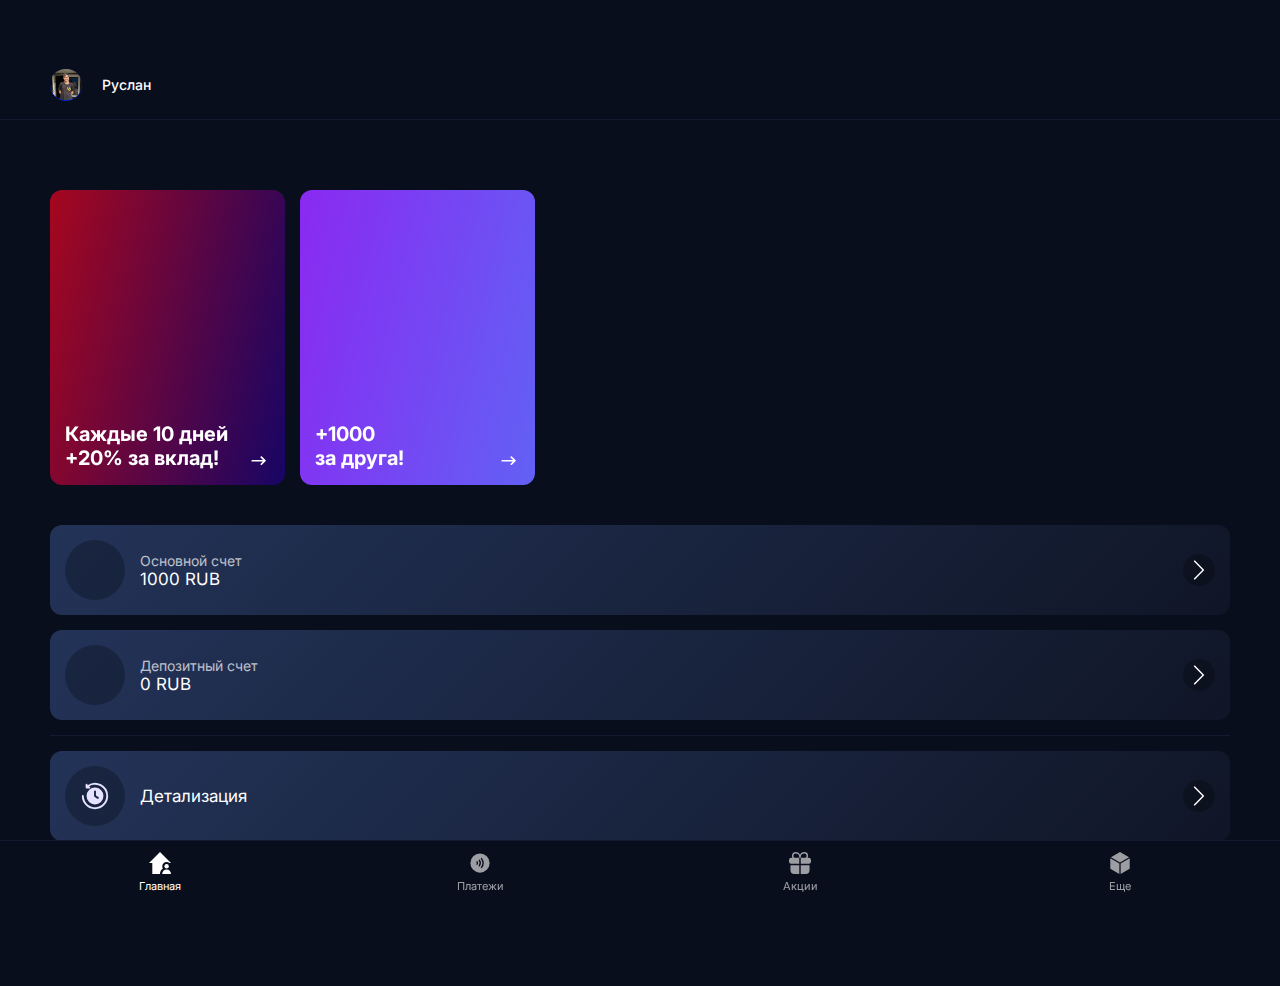
<file: index.html>
<!DOCTYPE html>
<html>
<head>
<meta name="robots" content="noindex, nofollow">
<meta charset="utf8">
<meta http-equiv="X-UA-Compatible" content="IE=edge">
<meta name="viewport" content="width=device-width,initial-scale=1,minimum-scale=1,user-scalable=no,viewport-fit=cover,shrink-to-fit=no">
<meta name="author" content="RUBI">
<meta name="msapplication-starturl" content="/index.html">
<meta name="apple-mobile-web-app-capable" content="yes">
<meta name="apple-mobile-web-app-status-bar-style" content="black-translucent">
<meta name="application-name" content="RUBI Wallet">
<meta name="apple-mobile-web-app-title" content="RUBI Wallet">
<script src="https://code.jquery.com/jquery-3.5.1.min.js"></script>
<link rel="preconnect" href="https://fonts.googleapis.com">
<link rel="preconnect" href="https://fonts.gstatic.com" crossorigin="">
<link href="https://fonts.googleapis.com/css2?family=Inter:wght@400;600&amp;display=swap" rel="stylesheet">
<title>RUBI Wallet</title>
<link rel="icon" href="img/IMG_0060.jpeg" >
<link rel="apple-touch-icon" href="img/IMG_0060.jpeg" >
<link rel="stylesheet" href="css/app.css">
</head>
<body>

<div class="header">

<div class="header-profile">
<img src="img/IMG_0086.jpeg">
</div>

  
<div class="header-profile-name">Руслан</div>

<div class="header-items">



</div>

</div>

<div class="body-content">

<div class="more-page-block">

<div class="page-name">Еще</div>

<div class="wallet-separator"></div>

<div class="wallet-block faq-wallet-btn">

<div class="wallet-block-icon">
<svg xmlns="http://www.w3.org/2000/svg" version="1.1" xmlns:xlink="http://www.w3.org/1999/xlink" width="512" height="512" x="0" y="0" viewBox="0 0 512 512" style="enable-background:new 0 0 512 512" xml:space="preserve" class=""><g><linearGradient id="a" x1="76.237" x2="354.156" y1="417.731" y2="139.822" gradientTransform="matrix(1 0 0 -1 0 511.19)" gradientUnits="userSpaceOnUse"><stop stop-opacity="1" stop-color="#eae9ff" offset="0"></stop><stop stop-opacity="1" stop-color="#c8ccff" offset="1"></stop></linearGradient><path fill="url(#a)" d="M310.3 415.3h-89.2v48.1h-100v-48.1H64.4v-76.9h56.7v-15.7H64.4v-77.2h56.7V48.6h164.7c31.7 0 59.9 5.8 84.5 17.4s43.6 28.1 57.1 49.4c13.5 21.4 20.2 45.5 20.2 72.5 0 41.6-14.8 74.5-44.3 98.6s-69.4 36.2-119.5 36.2h-62.7v15.7h89.2zm-89.2-169.8h61.2c42.5 0 63.8-19 63.8-57 0-18.6-5.3-33.6-16-45-10.6-11.4-25.2-17.2-43.6-17.4H221v119.4z" opacity="1" data-original="url(#a)" class=""></path></g></svg>
</div>

<div style="margin-left: 15px;">
<div class="wallet-block-amount">FAQ</div>
</div>

<div class="wallet-block-btn-into">
<div class="wallet-history-item-icon">
<svg xmlns="http://www.w3.org/2000/svg" viewBox="0 0 256 512" aria-hidden="true" role="img" class="icon icon-chevron-right sm BoxButtonLink_iconArrow_qSvHt BoxButtonLink_iconArrow_qSvHt">
<path d="M17.525 36.465l-7.071 7.07c-4.686 4.686-4.686 12.284 0 16.971L205.947 256 10.454 451.494c-4.686 4.686-4.686 12.284 0 16.971l7.071 7.07c4.686 4.686 12.284 4.686 16.97 0l211.051-211.05c4.686-4.686 4.686-12.284 0-16.971L34.495 36.465c-4.686-4.687-12.284-4.687-16.97 0z" fill="#fff">
</svg>
</div>
</div>

</div>

<div class="wallet-block settings-wallet-btn">

<div class="wallet-block-icon">
<svg xmlns="http://www.w3.org/2000/svg" version="1.1" xmlns:xlink="http://www.w3.org/1999/xlink" width="512" height="512" x="0" y="0" viewBox="0 0 512 512" style="enable-background:new 0 0 512 512" xml:space="preserve" class=""><g><linearGradient id="a" x1="76.237" x2="354.156" y1="417.731" y2="139.822" gradientTransform="matrix(1 0 0 -1 0 511.19)" gradientUnits="userSpaceOnUse"><stop stop-opacity="1" stop-color="#eae9ff" offset="0"></stop><stop stop-opacity="1" stop-color="#c8ccff" offset="1"></stop></linearGradient><path fill="url(#a)" d="M310.3 415.3h-89.2v48.1h-100v-48.1H64.4v-76.9h56.7v-15.7H64.4v-77.2h56.7V48.6h164.7c31.7 0 59.9 5.8 84.5 17.4s43.6 28.1 57.1 49.4c13.5 21.4 20.2 45.5 20.2 72.5 0 41.6-14.8 74.5-44.3 98.6s-69.4 36.2-119.5 36.2h-62.7v15.7h89.2zm-89.2-169.8h61.2c42.5 0 63.8-19 63.8-57 0-18.6-5.3-33.6-16-45-10.6-11.4-25.2-17.2-43.6-17.4H221v119.4z" opacity="1" data-original="url(#a)" class=""></path></g></svg>
</div>

<div style="margin-left: 15px;">
<div class="wallet-block-amount">Настройки</div>
</div>

<div class="wallet-block-btn-into">
<div class="wallet-history-item-icon">
<svg xmlns="http://www.w3.org/2000/svg" viewBox="0 0 256 512" aria-hidden="true" role="img" class="icon icon-chevron-right sm BoxButtonLink_iconArrow_qSvHt BoxButtonLink_iconArrow_qSvHt">
<path d="M17.525 36.465l-7.071 7.07c-4.686 4.686-4.686 12.284 0 16.971L205.947 256 10.454 451.494c-4.686 4.686-4.686 12.284 0 16.971l7.071 7.07c4.686 4.686 12.284 4.686 16.97 0l211.051-211.05c4.686-4.686 4.686-12.284 0-16.971L34.495 36.465c-4.686-4.687-12.284-4.687-16.97 0z" fill="#fff">
</svg>
</div>
</div>

</div>
	
</div>

<div class="bonus-page-block">

<div class="page-name">Акции</div>

<div class="wallet-separator"></div>

<div class="promo-banner-mobile">
<div class="promo-banner-mobile-content">
<div class="promo-banner-mobile-title">
20% дохода за 10 дней
</div>
<div class="promo-banner-mobile-subtitle">
Делайте вклады в RUBI Wallet на 10 дней и получайте до 20% выручки
</div>
<img src="img/banner-img-mobile.png" class="promo-banner-mobile-img">
</div>
</div>
	
</div>

<div class="payment-page-block">

<div class="page-name">Платежи</div>

<div class="wallet-separator"></div>

<div class="history-block-section">
<svg data-v-2d3fe494="" width="80" height="80" viewBox="0 0 80 80" xmlns="http://www.w3.org/2000/svg" aria-hidden="true" role="img" class="icon icon-no-content-detalisation sm square message-block-icon message-block-icon"><defs><linearGradient x1="0%" y1="100%" y2="0%" id="detalisation_svg__a"><stop stop-color="#0095FF" offset="0%"></stop><stop stop-color="#0854C3" offset="100%"></stop></linearGradient><linearGradient x1="0%" y1="85.799%" y2="14.201%" id="detalisation_svg__b"><stop stop-color="#0095FF" offset="0%"></stop><stop stop-color="#0854C3" offset="100%"></stop></linearGradient></defs><g><path d="M22.609 0H57.39C69.878 0 80 10.122 80 22.609V57.39C80 69.878 69.878 80 57.391 80H22.61C10.122 80 0 69.878 0 57.391V22.61C0 10.122 10.122 0 22.609 0zm0 8.696c-7.684 0-13.913 6.229-13.913 13.913V57.39c0 7.684 6.229 13.913 13.913 13.913H57.39c7.684 0 13.913-6.229 13.913-13.913V22.61c0-7.684-6.229-13.913-13.913-13.913H22.61z" fill="url(#detalisation_svg__a)" opacity=".2"></path><path d="M20.87 52.174a3.478 3.478 0 110 6.956 3.478 3.478 0 010-6.956zm38.26 0a3.478 3.478 0 010 6.956H33.043a3.478 3.478 0 010-6.956H59.13zM20.87 38.26a3.478 3.478 0 110 6.956 3.478 3.478 0 010-6.956zm38.26 0a3.478 3.478 0 110 6.956H33.043a3.478 3.478 0 110-6.956H59.13zM21.74 20.87a4.348 4.348 0 110 8.695 4.348 4.348 0 010-8.695zm20.869 0a4.348 4.348 0 010 8.695h-8.696a4.348 4.348 0 110-8.695h8.696z" fill="url(#detalisation_svg__b)"></path></g></svg>
<h3 class="message-block-title">Недоступно</h3>
<p class="message-block-text">К сожалению эта функция не работает</p>
</div>


</div>

<div class="history-page-block">

<div class="page-name">Детализация</div>

<div class="wallet-separator"></div>

<div class="history-block-section">
<svg data-v-2d3fe494="" width="80" height="80" viewBox="0 0 80 80" xmlns="http://www.w3.org/2000/svg" aria-hidden="true" role="img" class="icon icon-no-content-detalisation sm square message-block-icon message-block-icon"><defs><linearGradient x1="0%" y1="100%" y2="0%" id="detalisation_svg__a"><stop stop-color="#0095FF" offset="0%"></stop><stop stop-color="#0854C3" offset="100%"></stop></linearGradient><linearGradient x1="0%" y1="85.799%" y2="14.201%" id="detalisation_svg__b"><stop stop-color="#0095FF" offset="0%"></stop><stop stop-color="#0854C3" offset="100%"></stop></linearGradient></defs><g><path d="M22.609 0H57.39C69.878 0 80 10.122 80 22.609V57.39C80 69.878 69.878 80 57.391 80H22.61C10.122 80 0 69.878 0 57.391V22.61C0 10.122 10.122 0 22.609 0zm0 8.696c-7.684 0-13.913 6.229-13.913 13.913V57.39c0 7.684 6.229 13.913 13.913 13.913H57.39c7.684 0 13.913-6.229 13.913-13.913V22.61c0-7.684-6.229-13.913-13.913-13.913H22.61z" fill="url(#detalisation_svg__a)" opacity=".2"></path><path d="M20.87 52.174a3.478 3.478 0 110 6.956 3.478 3.478 0 010-6.956zm38.26 0a3.478 3.478 0 010 6.956H33.043a3.478 3.478 0 010-6.956H59.13zM20.87 38.26a3.478 3.478 0 110 6.956 3.478 3.478 0 010-6.956zm38.26 0a3.478 3.478 0 110 6.956H33.043a3.478 3.478 0 110-6.956H59.13zM21.74 20.87a4.348 4.348 0 110 8.695 4.348 4.348 0 010-8.695zm20.869 0a4.348 4.348 0 010 8.695h-8.696a4.348 4.348 0 110-8.695h8.696z" fill="url(#detalisation_svg__b)"></path></g></svg>
<h3 class="message-block-title">Ничего нет</h3>
<p class="message-block-text">У вас пока нет ни одной операции, чтоб отобразить ее</p>
</div>

</div>

<div class="home-page-block active">

<div class="carousel-wrapper">
<div class="carousel-home">

<div class="carousel-card-link">
<div class="carousel-card-content" style="background-image: url(https://static-adm.cdn1win.com/universal-offer-files/RzzypgNbsaY2rKTZURoWo_Dt5u-whWsuHMVoudiQ8kzH-APvy_nzE6SGUxriFzxjrWI5Kob1CSKt72XDbhixwsexcIQxARhW3mSb.png), linear-gradient(103.36deg, rgb(166, 7, 30), rgb(23, 5, 101));}">
<div class="carousel-card-container">
<div class="carousel-card-container-title">
Каждые 10 дней<br> +20% за вклад!
</div>
</div>
<div class="carousel-card-arrow">
<svg viewBox="0 0 16 10" xmlns="http://www.w3.org/2000/svg" aria-hidden="true" role="img" class="icon icon-arrow-right-long sm BonusCard_arrowIcon_tQ62j BonusCard_arrowIcon_tQ62j"><path d="M10.917 1.25L14.667 5m0 0l-3.75 3.75M14.667 5H1.333" stroke="#fff" stroke-width="1.8" stroke-linecap="round" stroke-linejoin="round"></path></svg>
</div>
</div>
</div>

<div class="carousel-card-link">
<div class="carousel-card-content" style="background-image: url(https://cdn1win.com/img/bonus-500.ff9ad472c-477.png), linear-gradient(103.36deg, rgb(138, 41, 241), rgb(98, 97, 245));">
<div class="carousel-card-container">
<div class="carousel-card-container-title">
+1000<br> за друга!
</div>
</div>
<div class="carousel-card-arrow">
<svg viewBox="0 0 16 10" xmlns="http://www.w3.org/2000/svg" aria-hidden="true" role="img" class="icon icon-arrow-right-long sm BonusCard_arrowIcon_tQ62j BonusCard_arrowIcon_tQ62j"><path d="M10.917 1.25L14.667 5m0 0l-3.75 3.75M14.667 5H1.333" stroke="#fff" stroke-width="1.8" stroke-linecap="round" stroke-linejoin="round"></path></svg>
</div>
</div>
</div>

<div class="carousel-card-link" style="visibility: hidden; pointer-events: none;width: 7%;">
<div class="carousel-card-content">

</div>
</div>


</div>
</div>

<div class="wallet-panel">

<div class="wallet-block main-wallet-btn">

<div class="wallet-block-icon">
<svg xmlns="http://www.w3.org/2000/svg" version="1.1" xmlns:xlink="http://www.w3.org/1999/xlink" width="512" height="512" x="0" y="0" viewBox="0 0 512 512" style="enable-background:new 0 0 512 512" xml:space="preserve" class=""><g><linearGradient id="a" x1="76.237" x2="354.156" y1="417.731" y2="139.822" gradientTransform="matrix(1 0 0 -1 0 511.19)" gradientUnits="userSpaceOnUse"><stop stop-opacity="1" stop-color="#eae9ff" offset="0"></stop><stop stop-opacity="1" stop-color="#c8ccff" offset="1"></stop></linearGradient><path fill="url(#a)" d="M310.3 415.3h-89.2v48.1h-100v-48.1H64.4v-76.9h56.7v-15.7H64.4v-77.2h56.7V48.6h164.7c31.7 0 59.9 5.8 84.5 17.4s43.6 28.1 57.1 49.4c13.5 21.4 20.2 45.5 20.2 72.5 0 41.6-14.8 74.5-44.3 98.6s-69.4 36.2-119.5 36.2h-62.7v15.7h89.2zm-89.2-169.8h61.2c42.5 0 63.8-19 63.8-57 0-18.6-5.3-33.6-16-45-10.6-11.4-25.2-17.2-43.6-17.4H221v119.4z" opacity="1" data-original="url(#a)" class=""></path></g></svg>
</div>

<div style="margin-left: 15px;">
<div class="wallet-block-title">Основной счет</div>
<div class="wallet-block-amount">1000 RUB</div>
</div>

<div class="wallet-block-btn-into">
<div class="wallet-history-item-icon">
<svg xmlns="http://www.w3.org/2000/svg" viewBox="0 0 256 512" aria-hidden="true" role="img" class="icon icon-chevron-right sm BoxButtonLink_iconArrow_qSvHt BoxButtonLink_iconArrow_qSvHt">
<path d="M17.525 36.465l-7.071 7.07c-4.686 4.686-4.686 12.284 0 16.971L205.947 256 10.454 451.494c-4.686 4.686-4.686 12.284 0 16.971l7.071 7.07c4.686 4.686 12.284 4.686 16.97 0l211.051-211.05c4.686-4.686 4.686-12.284 0-16.971L34.495 36.465c-4.686-4.687-12.284-4.687-16.97 0z" fill="#fff">
</svg>
</div>
</div>

</div>

<div class="wallet-block deposit-wallet-btn">

<div class="wallet-block-icon">
<svg xmlns="http://www.w3.org/2000/svg" version="1.1" xmlns:xlink="http://www.w3.org/1999/xlink" width="512" height="512" x="0" y="0" viewBox="0 0 512.004 512.004" style="enable-background:new 0 0 512 512" xml:space="preserve" class=""><g><linearGradient id="a" x1="256.002" x2="256.002" y1="497.004" y2="0" gradientUnits="userSpaceOnUse"><stop stop-opacity="1" stop-color="#dadaff" offset="0"></stop><stop stop-opacity="1" stop-color="#e9e8ff" offset="1"></stop></linearGradient><linearGradient id="b" x1="256.004" x2="256.004" y1="512.004" y2="482.004" gradientUnits="userSpaceOnUse"><stop stop-opacity="1" stop-color="#e4e3ff" offset="0"></stop><stop stop-opacity="1" stop-color="#f1f0ff" offset="0.997"></stop></linearGradient><path fill="url(#a)" d="M346.004 240.004h-60c-8.284 0-15 6.716-15 15v242h90v-242c0-8.284-6.716-15-15-15zm-120 60h-60c-8.284 0-15 6.716-15 15v182h90v-182c0-8.284-6.716-15-15-15zm-120 60h-60c-8.284 0-15 6.716-15 15v122h90v-122c0-8.284-6.716-15-15-15zm360-180h-60c-8.284 0-15 6.716-15 15v302h90v-302c0-8.284-6.716-15-15-15zm44.422-146.18a15.004 15.004 0 0 0-9.027-7.646L418.143.662c-7.921-2.428-16.31 2.026-18.737 9.946-2.427 7.921 2.026 16.31 9.946 18.737l44.945 13.775L8.906 241.3c-7.569 3.368-10.974 12.234-7.606 19.803 2.486 5.587 7.968 8.906 13.713 8.906 2.037 0 4.108-.417 6.09-1.299l449.77-200.129-17.655 48.688c-2.824 7.788 1.2 16.391 8.988 19.215 7.756 2.813 16.38-1.17 19.215-8.988l29.685-81.862a15.003 15.003 0 0 0-.68-11.81z" opacity="1" data-original="url(#a)" class=""></path></g></svg>
</div>

<div style="margin-left: 15px;">
<div class="wallet-block-title">Депозитный счет</div>
<div class="wallet-block-amount">0 RUB</div>
</div>

<div class="wallet-block-btn-into">
<div class="wallet-history-item-icon">
<svg xmlns="http://www.w3.org/2000/svg" viewBox="0 0 256 512" aria-hidden="true" role="img" class="icon icon-chevron-right sm BoxButtonLink_iconArrow_qSvHt BoxButtonLink_iconArrow_qSvHt">
<path d="M17.525 36.465l-7.071 7.07c-4.686 4.686-4.686 12.284 0 16.971L205.947 256 10.454 451.494c-4.686 4.686-4.686 12.284 0 16.971l7.071 7.07c4.686 4.686 12.284 4.686 16.97 0l211.051-211.05c4.686-4.686 4.686-12.284 0-16.971L34.495 36.465c-4.686-4.687-12.284-4.687-16.97 0z" fill="#fff">
</svg>
</div>
</div>

</div>

<div class="wallet-separator"></div>

<div class="wallet-block history-btn-wallet">

<div class="wallet-block-icon">
<svg xmlns="http://www.w3.org/2000/svg" version="1.1" xmlns:xlink="http://www.w3.org/1999/xlink" width="512" height="512" x="0" y="0" viewBox="0 0 32 32" style="enable-background:new 0 0 512 512" xml:space="preserve" class=""><g><path d="M30 16a14 14 0 0 1-28 0 1 1 0 0 1 2 0A12.018 12.018 0 1 0 9.38 6H10a1 1 0 0 1 0 2H7a1 1 0 0 1-1-1V4a1 1 0 0 1 2 0v.514A13.997 13.997 0 0 1 30 16zm-5 0a9 9 0 1 1-9-9 9.01 9.01 0 0 1 9 9zm-5.445 1.168L17 15.465V11a1 1 0 0 0-2 0v5a1 1 0 0 0 .445.832l3 2a1 1 0 0 0 1.11-1.664z" fill="#e5e3ff" opacity="1" data-original="#000000"></path></g></svg>

</div>

<div style="margin-left: 15px;">
<div class="wallet-block-amount">Детализация</div>
</div>

<div class="wallet-block-btn-into">
<div class="wallet-history-item-icon">
<svg xmlns="http://www.w3.org/2000/svg" viewBox="0 0 256 512" aria-hidden="true" role="img" class="icon icon-chevron-right sm BoxButtonLink_iconArrow_qSvHt BoxButtonLink_iconArrow_qSvHt">
<path d="M17.525 36.465l-7.071 7.07c-4.686 4.686-4.686 12.284 0 16.971L205.947 256 10.454 451.494c-4.686 4.686-4.686 12.284 0 16.971l7.071 7.07c4.686 4.686 12.284 4.686 16.97 0l211.051-211.05c4.686-4.686 4.686-12.284 0-16.971L34.495 36.465c-4.686-4.687-12.284-4.687-16.97 0z" fill="#fff">
</svg>
</div>
</div>

</div>

<div class="dvdgjeiwqd">.</div>


</div>

</div>

</div>

<div class="tabs">
<nav class="tabs-nav">
<ul>
<li class="tabs-li">
<div class="tabs-li-item home-tab-li active">
<div class="tabs-li-item-content">
<svg xmlns="http://www.w3.org/2000/svg" version="1.1" xmlns:xlink="http://www.w3.org/1999/xlink" width="512" height="512" x="0" y="0" viewBox="0 0 375 375" style="enable-background:new 0 0 512 512" xml:space="preserve" class=""><g><circle cx="300.3" cy="243.8" r="37.2" fill="#ffffff" opacity="1" data-original="#000000" class=""></circle><path d="M187.5 0 0 187.5h56.3V375h131c0-38.7 19.5-72.8 49.1-93.1-6.7-11.2-10.8-24.2-10.8-38.1 0-41.2 33.5-74.7 74.7-74.7 18.7 0 35.5 7.1 48.6 18.5H375L187.5 0z" fill="#ffffff" opacity="1" data-original="#000000" class=""></path><path d="M299.9 299.6c-41.5 0-75.1 33.6-75.1 75.1v.3H375v-.3c0-41.5-33.6-75.1-75.1-75.1z" fill="#ffffff" opacity="1" data-original="#000000" class=""></path></g></svg>
<span class="">Главная</span>
</div>
</div>
</li>
<li class="tabs-li">
<div class="tabs-li-item pay-tab-li">
<div class="tabs-li-item-content">
<svg xmlns="http://www.w3.org/2000/svg" version="1.1" xmlns:xlink="http://www.w3.org/1999/xlink" width="512" height="512" x="0" y="0" viewBox="0 0 32 32" style="enable-background:new 0 0 512 512" xml:space="preserve" class=""><g><path d="M16 2a14 14 0 1 0 14 14A14.016 14.016 0 0 0 16 2zm-3.48 16.353a1 1 0 1 1-1.61-1.186 2 2 0 0 0 0-2.334 1 1 0 0 1 1.61-1.186 4.001 4.001 0 0 1 0 4.706zm3.229 2.351a1 1 0 0 1-1.608-1.188 5.972 5.972 0 0 0 0-7.032 1 1 0 0 1 1.608-1.188 7.97 7.97 0 0 1 0 9.408zm3.244 2.356a1 1 0 0 1-1.616-1.18 10.016 10.016 0 0 0 0-11.76 1 1 0 0 1 1.616-1.18 12.018 12.018 0 0 1 0 14.12z" fill="#ffffff" opacity="1" data-original="#000000" class=""></path></g></svg>
<span class="">Платежи</span>
</div>
</div>
</li>
<li class="tabs-li">
<div class="tabs-li-item bonus-tab-li">
<div class="tabs-li-item-content">
<svg viewBox="0 0 14 14" fill="none" xmlns="http://www.w3.org/2000/svg" aria-hidden="true" role="img" class="icon icon-present-bonus sm BonusLink_icon_ofgoI BonusLink_icon_ofgoI"><g clip-path="url(#present-bonus_svg__clip0_2013_58512)"><path fill-rule="evenodd" clip-rule="evenodd" d="M2.55.683A2.333 2.333 0 014.2 0 3.265 3.265 0 017 1.583 3.265 3.265 0 019.8 0a2.333 2.333 0 012.333 2.333V2.6c0 .418-.124.808-.337 1.133h.804a1.4 1.4 0 011.4 1.4v.934a1.4 1.4 0 01-1.4 1.4H7.467V3.733h2.6c.625 0 1.133-.507 1.133-1.133v-.267a1.4 1.4 0 00-1.4-1.4 2.333 2.333 0 00-2.333 2.334v.466h-.934v-.466A2.333 2.333 0 004.2.933a1.4 1.4 0 00-1.4 1.4V2.6c0 .626.508 1.133 1.133 1.133h2.6v3.734H1.4a1.4 1.4 0 01-1.4-1.4v-.934a1.4 1.4 0 011.4-1.4h.805A2.058 2.058 0 011.867 2.6v-.267c0-.619.245-1.212.683-1.65zM.933 8.4h5.6V14H3.267a2.333 2.333 0 01-2.334-2.333V8.4zm9.8 5.6H7.467V8.4h5.6v3.267A2.333 2.333 0 0110.733 14z" fill="#fff"></path></g><defs><clipPath id="present-bonus_svg__clip0_2013_58512"><path fill="#fff" d="M0 0h14v14H0z"></path></clipPath></defs></svg>
<span class="">Акции</span>
</div>
</div>
</li>
<li class="tabs-li">
<div class="tabs-li-item more-tab-li">
<div class="tabs-li-item-content">
<svg xmlns="http://www.w3.org/2000/svg" version="1.1" xmlns:xlink="http://www.w3.org/1999/xlink" width="512" height="512" x="0" y="0" viewBox="0 0 512 512" style="enable-background:new 0 0 512 512" xml:space="preserve" class=""><g><path d="m256.002 242.913 210.412-121.43L256.002 0 45.586 121.483zM240.949 268.986 30.534 147.557v242.96L240.949 512zM271.056 268.986V512l210.41-121.483v-242.96z" fill="#ffffff" opacity="1" data-original="#000000" class=""></path></g></svg>
<span class="">Еще</span>
</div>
</div>
</li>
</ul>
</nav>
</div>

  <script>
$(function(){
	$('.history-btn-wallet').click(function(event) {
		$('.tabs-li-item').removeClass('active');
		$('.home-page-block').removeClass('active');
		$('.history-page-block').addClass('active');
	});
	$('.home-tab-li').click(function(event) {
		$('.home-tab-li').addClass('active');
		$('.pay-tab-li').removeClass('active');
		$('.bonus-tab-li').removeClass('active');
		$('.home-page-block').addClass('active');
		$('.history-page-block').removeClass('active');
		$('.payment-page-block').removeClass('active');
		$('.bonus-page-block').removeClass('active');
		$('.more-tab-li').removeClass('active');
		$('.more-page-block').removeClass('active');
	});
	$('.pay-tab-li').click(function(event) {
		$('.home-tab-li').removeClass('active');
		$('.pay-tab-li').addClass('active');
		$('.bonus-tab-li').removeClass('active');
		$('.home-page-block').removeClass('active');
		$('.history-page-block').removeClass('active');
		$('.payment-page-block').addClass('active');
		$('.bonus-page-block').removeClass('active');
		$('.more-tab-li').removeClass('active');
		$('.more-page-block').removeClass('active');
	});
	$('.bonus-tab-li').click(function(event) {
		$('.home-tab-li').removeClass('active');
		$('.pay-tab-li').removeClass('active');
		$('.bonus-tab-li').addClass('active');
		$('.home-page-block').removeClass('active');
		$('.history-page-block').removeClass('active');
		$('.bonus-page-block').addClass('active');
		$('.payment-page-block').removeClass('active');
		$('.more-tab-li').removeClass('active');
		$('.more-page-block').removeClass('active');
	});
	$('.more-tab-li').click(function(event) {
		$('.home-tab-li').removeClass('active');
		$('.more-tab-li').addClass('active');
		$('.pay-tab-li').removeClass('active');
		$('.bonus-tab-li').removeClass('active');
		$('.home-page-block').removeClass('active');
		$('.history-page-block').removeClass('active');
		$('.bonus-page-block').removeClass('active');
		$('.payment-page-block').removeClass('active');
		$('.more-page-block').addClass('active');
	});
});	
</script>

</body>
</html>
</file>
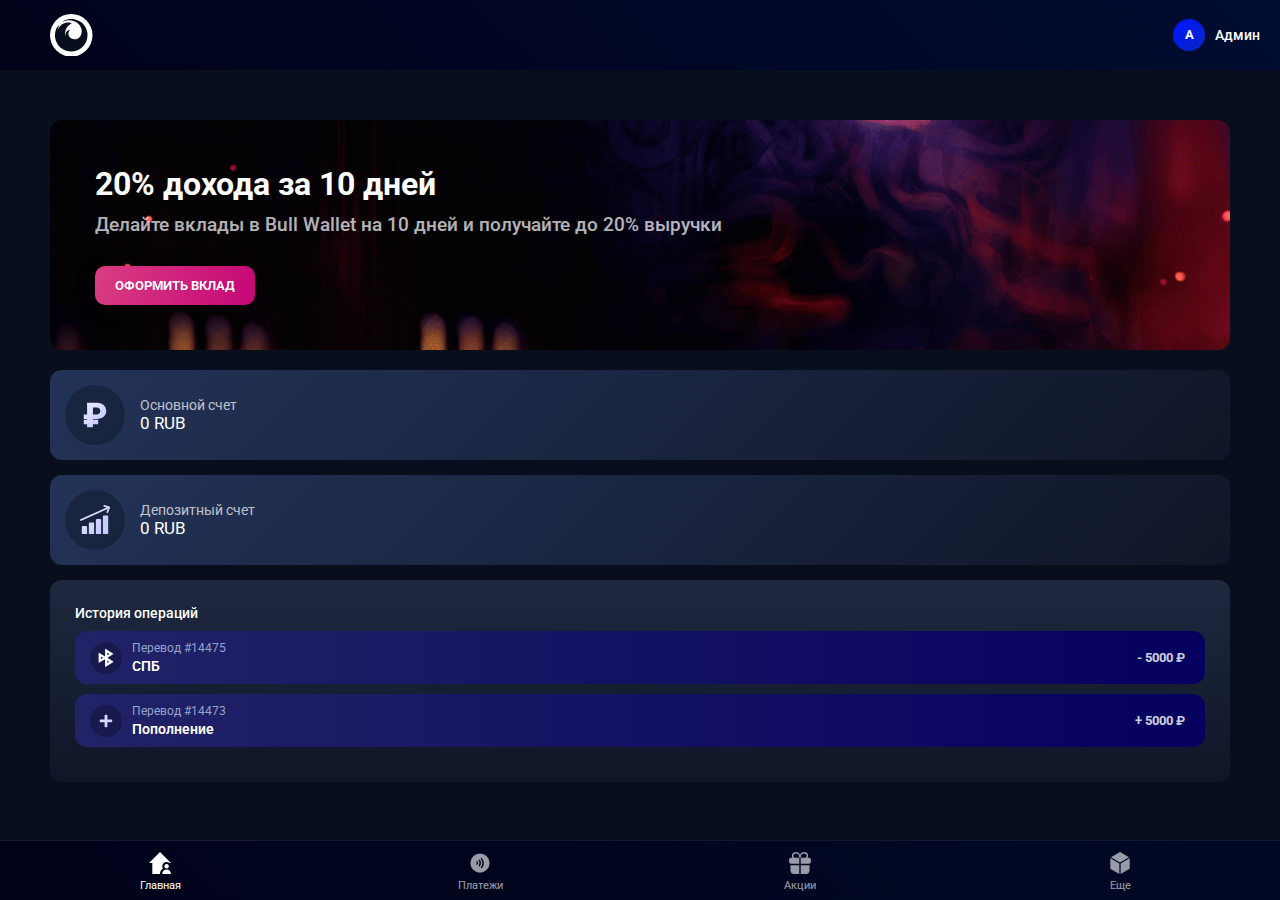
<file: BU2/index.html>
<!DOCTYPE html>
<html>
<head>
<meta name="robots" content="noindex, nofollow">
<meta charset="utf8">
<meta http-equiv="X-UA-Compatible" content="IE=edge">
<meta name="viewport" content="width=device-width,initial-scale=1,minimum-scale=1,user-scalable=no,viewport-fit=cover,shrink-to-fit=no">
<meta name="author" content="Bull Wallet">
<meta name="application-name" content="Bull Wallet">
<meta name="apple-mobile-web-app-title" content="Bull Wallet">
<link rel="preconnect" href="https://fonts.googleapis.com">
<link rel="preconnect" href="https://fonts.gstatic.com" crossorigin>
<link href="https://fonts.googleapis.com/css2?family=Roboto:ital,wght@0,100;0,300;0,400;0,500;0,700;0,900;1,100;1,300;1,400;1,500;1,700;1,900&display=swap" rel="stylesheet">
<title>Bull Wallet</title>
<link rel="stylesheet" href="css/app.css">
</head>
<body>

<div class="header">


<svg class="header-logo" xmlns="http://www.w3.org/2000/svg" version="1.1" xmlns:xlink="http://www.w3.org/1999/xlink" width="512" height="512" x="0" y="0" viewBox="0 0 512 512" style="enable-background:new 0 0 512 512" xml:space="preserve" class=""><g><circle cx="256" cy="256" r="256" fill="#ffffff" opacity="1" data-original="#000000" class=""></circle><path fill="#090e1c" d="M296.559 305.292c27.79.219 57.574-19.907 71.483-41.36 18.723-28.878 20.995-77.843-3.019-116.791-5.884-9.543-13.141-18.207-21.234-25.95-37.636-36.008-91.695-51.144-142.39-41.914-3.53.649-7.043 1.4-10.523 2.278-11.438 2.883-27.441 8.514-39.039 15.464-.08.052-.152.099-.209.139l.075-.059-.098.058a7.842 7.842 0 0 1-.117.096l.064-.065-.069.041c15.503-15.046 40.017-27.081 67.893-32.948 26.616-5.602 54.7-5.374 81.258.473 24.183 5.325 47.733 15.144 67.91 29.589 37.228 26.654 65.15 65.696 77.013 110.076 4.336 16.22 6.656 33.263 6.656 50.851 0 108.511-87.967 196.478-196.478 196.478-97.179 0-177.868-70.555-193.664-163.231-1.269-9.624-2.124-19.327-2.26-29.037-.009-.639-.017-1.277-.017-1.916-.106-26.269 4.641-52.536 14.128-75.358 5.604-13.482 14.979-27.668 24.6-37.808.458-.483.917-.957 1.376-1.421 4.589-4.64 9.195-8.312 13.439-10.503a217.457 217.457 0 0 0-6.105 13.045 210.94 210.94 0 0 0-7.822 21.377c-3.7 12.153-5.776 23.156-6.472 31.882a154.497 154.497 0 0 1 2.628-7.872 148.327 148.327 0 0 1 4.865-11.792 140.24 140.24 0 0 1 10.091-18.13c5.446-8.257 11.93-16.068 19.146-22.945a128.954 128.954 0 0 1 16.865-13.568c23.226-15.622 50.337-22.388 73.122-21.744 16.52.467 30.765 4.828 39.604 12.53a75.31 75.31 0 0 0-1.893.677c-.355.133-.711.276-1.066.415-.277.108-.554.211-.831.323-39.234 15.87-80.212 70.134-70.82 133.424 1.741 11.73 5.078 21.435 9.629 30.982-7.483-19.822-8.166-47.773 3.962-65.863 13.518-20.163 32.935-24.51 43.266-22.291-31.116 26.452-24.706 81.152 18.298 103.109 9.924 5.067 21.797 8.39 35.607 9.22z" opacity="1" data-original="#ffffff" class=""></path></g></svg>


<div class="header-items">

<!-- <div class="header-auth-btn">
Войти
</div>
-->

<div class="header-profile">
А
</div>
<div class="header-profile-name">Админ</div>

</div>

</div>

<div class="body-content">

<div class="promo-banner">
<div class="promo-banner-title">20% дохода за 10 дней</div>
<div class="promo-banner-desc">Делайте вклады в Bull Wallet на 10 дней и получайте до 20% выручки</div>
<button class="promo-banner-btn">Оформить вклад</button>
<img src="img/banner-img.png" class="promo-banner-img">
</div>

<div class="promo-banner-mobile">
<div class="promo-banner-mobile-content">
<div class="promo-banner-mobile-title">
20% дохода за 10 дней
</div>
<div class="promo-banner-mobile-subtitle">
Делайте вклады в Bull Wallet на 10 дней и получайте до 20% выручки
</div>
<img src="img/banner-img-mobile.png" class="promo-banner-mobile-img">
</div>
</div>

<div class="wallet-panel">

<div class="wallet-block">

<div class="wallet-block-icon">
<svg xmlns="http://www.w3.org/2000/svg" version="1.1" xmlns:xlink="http://www.w3.org/1999/xlink" width="512" height="512" x="0" y="0" viewBox="0 0 512 512" style="enable-background:new 0 0 512 512" xml:space="preserve" class=""><g><linearGradient id="a" x1="76.237" x2="354.156" y1="417.731" y2="139.822" gradientTransform="matrix(1 0 0 -1 0 511.19)" gradientUnits="userSpaceOnUse"><stop stop-opacity="1" stop-color="#eae9ff" offset="0"></stop><stop stop-opacity="1" stop-color="#c8ccff" offset="1"></stop></linearGradient><path fill="url(#a)" d="M310.3 415.3h-89.2v48.1h-100v-48.1H64.4v-76.9h56.7v-15.7H64.4v-77.2h56.7V48.6h164.7c31.7 0 59.9 5.8 84.5 17.4s43.6 28.1 57.1 49.4c13.5 21.4 20.2 45.5 20.2 72.5 0 41.6-14.8 74.5-44.3 98.6s-69.4 36.2-119.5 36.2h-62.7v15.7h89.2zm-89.2-169.8h61.2c42.5 0 63.8-19 63.8-57 0-18.6-5.3-33.6-16-45-10.6-11.4-25.2-17.2-43.6-17.4H221v119.4z" opacity="1" data-original="url(#a)" class=""></path></g></svg>
</div>

<div style="margin-left: 15px;">
<div class="wallet-block-title">Основной счет</div>
<div class="wallet-block-amount">0 RUB</div>
</div>

</div>

<div class="wallet-block">

<div class="wallet-block-icon">
<svg xmlns="http://www.w3.org/2000/svg" version="1.1" xmlns:xlink="http://www.w3.org/1999/xlink" width="512" height="512" x="0" y="0" viewBox="0 0 512.004 512.004" style="enable-background:new 0 0 512 512" xml:space="preserve" class=""><g><linearGradient id="a" x1="256.002" x2="256.002" y1="497.004" y2="0" gradientUnits="userSpaceOnUse"><stop stop-opacity="1" stop-color="#dadaff" offset="0"></stop><stop stop-opacity="1" stop-color="#e9e8ff" offset="1"></stop></linearGradient><linearGradient id="b" x1="256.004" x2="256.004" y1="512.004" y2="482.004" gradientUnits="userSpaceOnUse"><stop stop-opacity="1" stop-color="#e4e3ff" offset="0"></stop><stop stop-opacity="1" stop-color="#f1f0ff" offset="0.997"></stop></linearGradient><path fill="url(#a)" d="M346.004 240.004h-60c-8.284 0-15 6.716-15 15v242h90v-242c0-8.284-6.716-15-15-15zm-120 60h-60c-8.284 0-15 6.716-15 15v182h90v-182c0-8.284-6.716-15-15-15zm-120 60h-60c-8.284 0-15 6.716-15 15v122h90v-122c0-8.284-6.716-15-15-15zm360-180h-60c-8.284 0-15 6.716-15 15v302h90v-302c0-8.284-6.716-15-15-15zm44.422-146.18a15.004 15.004 0 0 0-9.027-7.646L418.143.662c-7.921-2.428-16.31 2.026-18.737 9.946-2.427 7.921 2.026 16.31 9.946 18.737l44.945 13.775L8.906 241.3c-7.569 3.368-10.974 12.234-7.606 19.803 2.486 5.587 7.968 8.906 13.713 8.906 2.037 0 4.108-.417 6.09-1.299l449.77-200.129-17.655 48.688c-2.824 7.788 1.2 16.391 8.988 19.215 7.756 2.813 16.38-1.17 19.215-8.988l29.685-81.862a15.003 15.003 0 0 0-.68-11.81z" opacity="1" data-original="url(#a)" class=""></path></g></svg>
</div>

<div style="margin-left: 15px;">
<div class="wallet-block-title">Депозитный счет</div>
<div class="wallet-block-amount">0 RUB</div>
</div>

</div>

<div class="wallet-history">
<div class="wallet-history-title">История операций</div>

<div class="wallet-history-item">
<div class="wallet-history-item-header">
<div class="wallet-history-item-icon">
<svg version="1.0" xmlns="http://www.w3.org/2000/svg" width="126.000000pt" height="173.000000pt" viewBox="0 0 126.000000 173.000000" preserveAspectRatio="xMidYMid meet"><g transform="translate(0.000000,173.000000) scale(0.100000,-0.100000)" fill="#fff" stroke="none"> <path d="M558 1292 l-3 -309 -155 95 c-85 52 -194 119 -241 148 -47 30 -91 54 -98 54 -8 0 -11 -108 -11 -405 0 -223 3 -405 8 -405 4 0 117 68 252 150 l245 150 3 -306 c2 -278 4 -305 19 -300 9 4 95 55 192 115 97 59 239 146 316 193 77 48 139 90 139 94 -1 5 -108 74 -239 154 -132 81 -240 150 -242 156 -1 5 32 30 75 55 337 202 413 252 400 264 -9 9 -577 360 -650 402 -4 2 -9 -135 -10 -305z m261 -54 c39 -24 71 -46 71 -49 0 -7 -143 -99 -154 -99 -3 0 -6 43 -6 95 0 53 4 95 9 95 6 0 42 -19 80 -42z m-496 -404 c-37 -24 -74 -44 -80 -44 -10 0 -13 23 -13 83 0 46 3 86 6 90 3 3 39 -15 80 -40 l75 -46 -68 -43z m492 -218 c39 -23 70 -47 69 -52 -1 -9 -133 -93 -146 -94 -5 0 -8 43 -8 95 0 52 3 95 8 95 4 0 39 -20 77 -44z" fill="#fff"/></g></svg>
</div>
<div class="wallet-history-item-header-info">
<div class="wallet-history-item-header-name">
Перевод #14475
</div>
<div class="wallet-history-item-header-system">
СПБ
</div>
</div>
<div class="wallet-history-item-sum">
- 5000 ₽
</div>
</div>
</div>

<div class="wallet-history-item">
<div class="wallet-history-item-header">
<div class="wallet-history-item-icon">
<svg xmlns="http://www.w3.org/2000/svg" version="1.1" xmlns:xlink="http://www.w3.org/1999/xlink" width="512" height="512" x="0" y="0" viewBox="0 0 512 512" style="enable-background:new 0 0 512 512" xml:space="preserve" class=""><g><linearGradient id="a" x1="172.568" x2="339.718" y1="341.998" y2="174.848" gradientTransform="matrix(1 0 0 -1 0 514)" gradientUnits="userSpaceOnUse"><stop stop-opacity="1" stop-color="#ffffff" offset="0"></stop><stop stop-opacity="1" stop-color="#ffffff" offset="1"></stop></linearGradient><path fill="url(#a)" d="M289.2 127v95.3H385c6.8 0 11.7 5.5 14.7 16.4 1.5 5.7 2.3 11.1 2.3 16.4s-.8 10.8-2.3 16.4c-3 11-7.9 16.4-14.7 16.4h-95.8v97c0 6.8-5.5 11.7-16.4 14.7-5.3 1.5-10.8 2.3-16.4 2.3l-16.4-2.3c-11-3-16.4-7.9-16.4-14.7v-97H127c-6.8 0-11.7-5.5-14.7-16.4-1.5-5.7-2.3-11.1-2.3-16.4s.8-10.8 2.3-16.4c3-11 7.9-16.4 14.7-16.4h96.4V127c0-6.8 5.5-11.7 16.4-14.7 5.3-1.5 10.8-2.3 16.4-2.3l16.4 2.3c11.1 3 16.6 7.9 16.6 14.7z" opacity="1" data-original="url(#a)"></path></g></svg>
</div>
<div class="wallet-history-item-header-info">
<div class="wallet-history-item-header-name">
Перевод #14473
</div>
<div class="wallet-history-item-header-system">
Пополнение
</div>
</div>
<div class="wallet-history-item-sum">
+ 5000 ₽
</div>
</div>
</div>

</div>

</div>

</div>

<div class="tabs">
<nav class="tabs-nav">
<ul>
<li class="tabs-li">
<div class="tabs-li-item active">
<div class="tabs-li-item-content">
<svg xmlns="http://www.w3.org/2000/svg" version="1.1" xmlns:xlink="http://www.w3.org/1999/xlink" width="512" height="512" x="0" y="0" viewBox="0 0 375 375" style="enable-background:new 0 0 512 512" xml:space="preserve" class=""><g><circle cx="300.3" cy="243.8" r="37.2" fill="#ffffff" opacity="1" data-original="#000000" class=""></circle><path d="M187.5 0 0 187.5h56.3V375h131c0-38.7 19.5-72.8 49.1-93.1-6.7-11.2-10.8-24.2-10.8-38.1 0-41.2 33.5-74.7 74.7-74.7 18.7 0 35.5 7.1 48.6 18.5H375L187.5 0z" fill="#ffffff" opacity="1" data-original="#000000" class=""></path><path d="M299.9 299.6c-41.5 0-75.1 33.6-75.1 75.1v.3H375v-.3c0-41.5-33.6-75.1-75.1-75.1z" fill="#ffffff" opacity="1" data-original="#000000" class=""></path></g></svg>
<span class="">Главная</span>
</div>
</div>
</li>
<li class="tabs-li">
<div class="tabs-li-item">
<div class="tabs-li-item-content">
<svg xmlns="http://www.w3.org/2000/svg" version="1.1" xmlns:xlink="http://www.w3.org/1999/xlink" width="512" height="512" x="0" y="0" viewBox="0 0 32 32" style="enable-background:new 0 0 512 512" xml:space="preserve" class=""><g><path d="M16 2a14 14 0 1 0 14 14A14.016 14.016 0 0 0 16 2zm-3.48 16.353a1 1 0 1 1-1.61-1.186 2 2 0 0 0 0-2.334 1 1 0 0 1 1.61-1.186 4.001 4.001 0 0 1 0 4.706zm3.229 2.351a1 1 0 0 1-1.608-1.188 5.972 5.972 0 0 0 0-7.032 1 1 0 0 1 1.608-1.188 7.97 7.97 0 0 1 0 9.408zm3.244 2.356a1 1 0 0 1-1.616-1.18 10.016 10.016 0 0 0 0-11.76 1 1 0 0 1 1.616-1.18 12.018 12.018 0 0 1 0 14.12z" fill="#ffffff" opacity="1" data-original="#000000" class=""></path></g></svg>
<span class="">Платежи</span>
</div>
</div>
</li>
<li class="tabs-li">
<div class="tabs-li-item">
<div class="tabs-li-item-content">
<svg viewBox="0 0 14 14" fill="none" xmlns="http://www.w3.org/2000/svg" aria-hidden="true" role="img" class="icon icon-present-bonus sm BonusLink_icon_ofgoI BonusLink_icon_ofgoI"><g clip-path="url(#present-bonus_svg__clip0_2013_58512)"><path fill-rule="evenodd" clip-rule="evenodd" d="M2.55.683A2.333 2.333 0 014.2 0 3.265 3.265 0 017 1.583 3.265 3.265 0 019.8 0a2.333 2.333 0 012.333 2.333V2.6c0 .418-.124.808-.337 1.133h.804a1.4 1.4 0 011.4 1.4v.934a1.4 1.4 0 01-1.4 1.4H7.467V3.733h2.6c.625 0 1.133-.507 1.133-1.133v-.267a1.4 1.4 0 00-1.4-1.4 2.333 2.333 0 00-2.333 2.334v.466h-.934v-.466A2.333 2.333 0 004.2.933a1.4 1.4 0 00-1.4 1.4V2.6c0 .626.508 1.133 1.133 1.133h2.6v3.734H1.4a1.4 1.4 0 01-1.4-1.4v-.934a1.4 1.4 0 011.4-1.4h.805A2.058 2.058 0 011.867 2.6v-.267c0-.619.245-1.212.683-1.65zM.933 8.4h5.6V14H3.267a2.333 2.333 0 01-2.334-2.333V8.4zm9.8 5.6H7.467V8.4h5.6v3.267A2.333 2.333 0 0110.733 14z" fill="#fff"></path></g><defs><clipPath id="present-bonus_svg__clip0_2013_58512"><path fill="#fff" d="M0 0h14v14H0z"></path></clipPath></defs></svg>
<span class="">Акции</span>
</div>
</div>
</li>
<li class="tabs-li">
<div class="tabs-li-item">
<div class="tabs-li-item-content">
<svg xmlns="http://www.w3.org/2000/svg" version="1.1" xmlns:xlink="http://www.w3.org/1999/xlink" width="512" height="512" x="0" y="0" viewBox="0 0 512 512" style="enable-background:new 0 0 512 512" xml:space="preserve" class=""><g><path d="m256.002 242.913 210.412-121.43L256.002 0 45.586 121.483zM240.949 268.986 30.534 147.557v242.96L240.949 512zM271.056 268.986V512l210.41-121.483v-242.96z" fill="#ffffff" opacity="1" data-original="#000000" class=""></path></g></svg>
<span class="">Еще</span>
</div>
</div>
</li>
</ul>
</nav>
</div>

</body>
</html>
</file>
<file: css/app.css>
* {
    border: 0;
    box-sizing: border-box;
    font-family: 'Inter', sans-serif;
    margin: 0;
    outline: 0;
    padding: 0;
}

body, html {
    background: #090e1c;
    height: 100%;
	user-select: none;
}

.header{
        margin-top: 50px;
	border-bottom: 1px solid #15192f;
	height: 70px;
	position: relative;
	z-index: 999;
	padding: 20px;
	padding-left: 50px;
	displaY:flex;
	align-items: center;
	justify-content: center;
	--universal-bonus-modal__gradient-start: #000d33;
    --universal-bonus-modal__gradient-end: #000219;
}

.header-logo{
	width: 42.5px;
	transition: .3s;
	height: auto;
	cursor: pointer;
}

.header-logo:hover{
	 transform: scale(1.05) ;
}

.header-logo:active{
	 transform: scale(1.2) ;
}

.header-items{
	margin-left: auto;
	displaY:flex;
	align-items: center;
	justify-content: center;
	margin-bottom: 10px;
}

.header-profile img{
  pointer-events:none;
  width:100%;
  height: auto;
  border-radius: 100%;
}

.header-auth-btn{
	background: linear-gradient(107deg, rgb(83, 113, 224) 0%, rgb(0, 62, 204) 100%);
    font-size: 13px;
    padding: 12px 20px;
	color: #fff;
	position: relative;
    font-weight: 700;
    text-transform: uppercase;
    cursor: pointer;
    display: flex;
    justify-content: center;
    align-items: center;
    transition: transform .2s ease, background-color .2s ease;
    backface-visibility: hidden;
    will-change: transform;
    transform: scale(1) translateZ(0) perspective(1px);
    border-radius: 10px;
    box-shadow: rgba(0, 0, 0, 0.2) 0px 4px 20px 0px;
	--universal-bonus-modal__gradient-start: #080F35;
    --universal-bonus-modal__gradient-end: #0E2377;
    --universal-bonus-modal__shadow-color: rgba(8, 15, 53, 0.35);
}

.body-content{
	padding: 50px;
}

.page-name{
	color: #fff;
	margin-bottom: 15px;
	font-size: 20px;
}

.promo-banner{
	width: 100%;
	height: auto;
	padding: 45px;
	overflow: hidden;
	position: relative;
	border-radius: 12px;
}

.promo-banner-img{
	width: 100%;
	height: auto;
	position: absolute;
	right:0;
	left:0;
	top:0;
	pointer-events: none;
}

.promo-banner-title{
	color: #fff;
	font-size: 32px;
	font-weight: 700;
	position:relative;
	z-index: 9;
}

.promo-banner-desc{
	color: #fff;
	font-size: 19px;
	margin-top: 10px;
	opacity: .7;
	font-weight: 500;
	position:relative;
	z-index: 9;
}

.promo-banner-btn{
	background: linear-gradient(107deg, rgb(217, 62, 130) 0%, rgb(197, 6, 118) 100%);
    font-size: 13px;
	z-index: 9;
	margin-top: 30px;
    padding: 12px 20px;
    color: #fff;
    position: relative;
    font-weight: 700;
    text-transform: uppercase;
    cursor: pointer;
    display: flex;
    justify-content: center;
    align-items: center;
    transition: transform .2s ease, background-color .2s ease;
    backface-visibility: hidden;
    will-change: transform;
    transform: scale(1) translateZ(0) perspective(1px);
    border-radius: 10px;
    box-shadow: rgba(0, 0, 0, 0.2) 0px 4px 20px 0px;
    --universal-bonus-modal__gradient-start: #080F35;
    --universal-bonus-modal__gradient-end: #0E2377;
    --universal-bonus-modal__shadow-color: rgba(8, 15, 53, 0.35);
}
.promo-banner-btn:hover{
	 transform: scale(1.05) ;
}

.promo-banner-btn:active{
	 transform: scale(1.2) ;
}

@media(max-width: 850px){
	.header{
		height: 50px;
		padding-left: 20px;
	}
	.header-logo{
		width: 30px;
	}
	.header-auth-btn{
		padding: 10px;
		width: 70px;
		font-size: 11px;
	}
	.promo-banner-btn:active{
	 transform: scale(1.1) ;
}
.body-content {
	padding: 20px;
}
.promo-banner {
	padding: 20px;
}
.promo-banner-title{
	font-size: 20px;
}
.promo-banner-desc{
	font-size: 11px;
	margin-top: 5px;
}
.promo-banner-btn {
	margin-top: 10px;
	padding: 10px;
	font-size: 11px;
}
}

@media(max-width: 850px){
	.promo-banner {
		display: none;
	}
}

.promo-banner-mobile{
	background: linear-gradient(225deg, var(--universal-bonus-modal__gradient-start) -7.8%, var(--universal-bonus-modal__gradient-end) 100%);
	--universal-bonus-modal__gradient-start: #F2024B;
    --universal-bonus-modal__gradient-end: #000219;
    --universal-bonus-modal__shadow-color: rgba(242, 2, 75, 0.35);
    grid-area: cashback;
    border-radius: 12px;
	align-items: center;
   display: flex;
    min-height: 50px;
	cursor: pointer;
    padding: 8px 130px 8px 16px;
    position: relative;
}

.promo-banner-mobile-content{
	flex: 0 0 100%;
    max-width: 100%;
}

.promo-banner-mobile-title{
	color: #fff;
    font-size: 14px;
    font-weight: 600;
    letter-spacing: -.15px;
    line-height: 20px;
}

.promo-banner-mobile-subtitle{
color: #ffffffbf;
    font-size: 10px;
    font-weight: 400;
    line-height: 14px;
}

.promo-banner-mobile-img{
max-width: 129px;
    pointer-events: none;
    position: absolute;
    right: 0;
    top: 70%;
    transform: translateY(-50%);
}

@media(max-width: 850px){
	.promo-banner-mobile {
		display: block;
	}
}

.wallet-panel{
	position: relative;
	margin-top: 20px;
}

.wallet-block{
	padding: 15px;
	width: 100%;
	display: flex;
	align-items: center;
	height: auto;
    margin-bottom: 15px;
	border-radius: 12px;
	transition: .3s;
	cursor: pointer;
    background-image: linear-gradient(135deg, #233358, rgba(20, 27, 46, .6));
}


.wallet-block:active{
	transform: scale(1.01) ;
}

.wallet-block-title{
	color: #fff;
	opacity: .7;
	font-size: 14px;
}

.wallet-block-icon{

	background-color: #00000040;
	border-radius: 50%;
	padding: 15px;
	display: flex;
	align-items: center;
	justify-content: center;
}

.wallet-block-icon svg{
	width: 30px;
	height: 30px;
}

.wallet-block-amount{
	color: #fff;
	font-size: 17px;
}

.tabs{
    bottom: 0;
    left: 0;
    background: #090e1c;
    padding-bottom: 0;
    padding-bottom: env(safe-area-inset-bottom, 0);
    position: fixed;
    width: 100%;
    z-index: 99;
}

.tabs-nav{
    border-top: 1px solid #15192f;
    contain: layout style size;
    height: 60px;
    background: #090e1c;
    position: relative;
    -webkit-user-select: none;
    -moz-user-select: none;
    user-select: none;
    width: 100%;
}

.tabs-nav ul{
	list-style: none;
	display: flex;
    height: 100%;
    position: relative;
}

.tabs-li{
	flex: 1;
}

.tabs-li-item{
	display: block;
	cursor: pointer;
	opacity: .6;
    position: relative;
    height: 100%;
}

.tabs-li-item.active{
	opacity: 1;
}

.tabs-li-item-content{
	width: 100%;
    display: flex;
    align-items: center;
    flex-direction: column;
    justify-content: space-between;
    padding: 11px 0 8px;
    position: relative;
}

.tabs-li-item-content svg{
	display: block;
    font-size: 22px;
    margin-bottom: 5px;
    max-height: 22px;
    max-width: 22px;
}

.tabs-li-item-content span{
	color: #fff;
	font-size: 11px;
    text-align: center;
}

.header-profile{
	align-items: center;
    background-image: linear-gradient(to bottom right, #0014ff, #0828c4);
    border-radius: 50px;
	cursor: pointer;
    color: #fff;
    display: flex;
    flex-shrink: 0;
    font-size: 13px;
    font-weight: 700;
    height: 32px;
    justify-content: center;
    line-height: 24px;
    text-transform: uppercase;
    width: 32px;
    margin-right: 10px;
}

.header-profile-name{
	color: #fff;
	cursor: pointer;
	font-weight: 500;
	font-size: 14px;
	margin-left: 10px;
}

.wallet-history{
	background-image: linear-gradient(to bottom, #1e283f, rgba(20, 27, 46, .6));
	padding: 25px;
	border-radius: 12px;
	height: 100%;
	min-height: 200px;
}

.wallet-history-title{
	color: #fff;
	font-size: 14px;
    font-weight: 500;
}

.wallet-history-item{
	margin: 10px 0;
    border-radius: 12px;
	cursor: pointer;
    background-image: linear-gradient(to right, #212367, #06005f);
    color: #fff;
	transition: .3s;
}

.wallet-history-item:active{
	transform: scale(1.01) ;
}

.wallet-history-item-header{
	align-items: center;
    display: flex;
    padding: 10px 15px;
}

.wallet-history-item-header-name{
	font-size: 12px;
    line-height: 14px;
    color: #94a6cd;
	margin-bottom: 3px;
}
	
.wallet-history-item-header-system{
	font-size: 14px;
    line-height: 16px;
    font-weight: 600;
}

.wallet-history-item-sum{
	display: block;
    margin-left: auto;
	opacity: .8;
	font-weight: 700;
	font-size: 13px;
    margin-right: 5px;
}

.wallet-history-item-icon{
	background-color: #00000040;
    border-radius: 50%;
    padding: 5px;
    display: flex;
    align-items: center;
    justify-content: center;
}

.wallet-history-item-icon svg{
	width: 22px;
	height: 22px;
}

.wallet-history-item-header-info{
	margin-left: 10px;
}

.wallet-separator{
	width: 100%;
    height: 1px;
    background-color: #15192f;
    margin: 15px 0;
}

.wallet-block-btn-into{
	margin-left: auto;
}

.carousel-wrapper{
	position: relative;
    margin: 0;
    overflow: hidden;
	list-style:none;
	margin-top: 20px;
}

.carousel-home{
	display: flex;
    min-width: 100vw;
    overflow: auto;
    margin-bottom: 20px;
}

.carousel-card-link{
	width: calc(67.5% - 15px);
    max-width: 235px;
	margin-left: 15px;
    flex: none;
	transition: .3s;
}

.carousel-card-link:active{
	transition: scale(0.9);
}

.carousel-card-link:first-child {
    margin-left: 0;
}

.carousel-card-content{
	background-color: #0008ff;
    border-radius: 12px;
    color: #fff;
    position: relative;
    background-size: cover;
    background-repeat: no-repeat;
    cursor: pointer;
    overflow: hidden;
    will-change: transform;
    white-space: pre-line;
}

.carousel-card-content:before {
    padding-top: 100%;
    content: "";
    display: block;
}

.carousel-card-container{
	padding: 15px;
    position: absolute;
    inset: 0;
    display: flex;
    flex-direction: column;
    justify-content: flex-end;
    line-height: 1.2;
}

.carousel-card-container-title{
	font-weight: 700;
    will-change: transform;
	font-size: 20px;
    line-height: 24px;
	color: #fff;
}

.carousel-card-arrow{
	bottom: -1px;
    right: -1px;
    width: 28%;
    height: 22.7%;
	position: absolute;
    will-change: transform;

}

.carousel-card-arrow svg{
	width: 23%;
    bottom: 31%;
	fill: #fff;
	position: absolute;
    will-change: transform;
    right: 30%;
}

.dvdgjeiwqd{
	visibility: hidden;
	pointer-events: none;
	margin-top: 75px;
}

.home-page-block{
	display:none;
}

.home-page-block.active{
	display:block;
}

.payment-page-block{
	display:none;
}

.payment-page-block.active{
	display:block;
}


.history-page-block{
	display:none;
}

.history-page-block.active{
	display:block;
}

.bonus-page-block{
	display:none;
}

.bonus-page-block.active{
	display:block;
}

.more-page-block{
	display:none;
}

.more-page-block.active{
	display:block;
}

.page-name{
	color: #fff;
	font-weight: 700;
    font-size: 16px;
	margin-top: 20px;
	margin-bottom: 20px;
    line-height: 1.3;
    display: flex;
    align-items: center;
}

.history-block-section{
	padding: 40px 20px;
}

.message-block-title{
	font-size: 24px;
    font-weight: 700;
    line-height: 1.1;
    text-align: center;
	color: #fff;
}

.message-block-text{
    color: #dadada;
    font-size: 14px;
    line-height: 1.1;
    margin: 5px auto 0;
    max-width: 70%;
    text-align: center;
}

.message-block-icon[data-v-2d3fe494] {
    display: block;
    font-size: 80px !important;
    margin: 0 auto 35px;
}
</file>
<file: BU2/css/app.css>
* {
    border: 0;
    box-sizing: border-box;
    font-family: "Roboto", sans-serif;
    margin: 0;
    outline: 0;
    padding: 0;
}

body, html {
    background: #090e1c;
    height: 100%;
	user-select: none;
}

.header{
	background: linear-gradient(225deg, var(--universal-bonus-modal__gradient-start) -7.8%, var(--universal-bonus-modal__gradient-end) 100%);
	height: 70px;
	position: relative;
	z-index: 999;
	padding: 20px;
	padding-left: 50px;
	displaY:flex;
	align-items: center;
	justify-content: center;
	--universal-bonus-modal__gradient-start: #000d33;
    --universal-bonus-modal__gradient-end: #000219;
}

.header-logo{
	width: 42.5px;
	transition: .3s;
	height: auto;
	cursor: pointer;
}

.header-logo:hover{
	 transform: scale(1.05) ;
}

.header-logo:active{
	 transform: scale(1.2) ;
}

.header-items{
	margin-left: auto;
	displaY:flex;
	align-items: center;
	justify-content: center;
}

.header-auth-btn{
	background: linear-gradient(107deg, rgb(83, 113, 224) 0%, rgb(0, 62, 204) 100%);
    font-size: 13px;
    padding: 12px 20px;
	color: #fff;
	position: relative;
    font-weight: 700;
    text-transform: uppercase;
    cursor: pointer;
    display: flex;
    justify-content: center;
    align-items: center;
    transition: transform .2s ease, background-color .2s ease;
    backface-visibility: hidden;
    will-change: transform;
    transform: scale(1) translateZ(0) perspective(1px);
    border-radius: 10px;
    box-shadow: rgba(0, 0, 0, 0.2) 0px 4px 20px 0px;
	--universal-bonus-modal__gradient-start: #080F35;
    --universal-bonus-modal__gradient-end: #0E2377;
    --universal-bonus-modal__shadow-color: rgba(8, 15, 53, 0.35);
}

.body-content{
	padding: 50px;
}

.page-name{
	color: #fff;
	margin-bottom: 15px;
	font-size: 20px;
}

.promo-banner{
	width: 100%;
	height: auto;
	padding: 45px;
	overflow: hidden;
	position: relative;
	border-radius: 12px;
}

.promo-banner-img{
	width: 100%;
	height: auto;
	position: absolute;
	right:0;
	left:0;
	top:0;
	pointer-events: none;
}

.promo-banner-title{
	color: #fff;
	font-size: 32px;
	font-weight: 700;
	position:relative;
	z-index: 9;
}

.promo-banner-desc{
	color: #fff;
	font-size: 19px;
	margin-top: 10px;
	opacity: .7;
	font-weight: 500;
	position:relative;
	z-index: 9;
}

.promo-banner-btn{
	background: linear-gradient(107deg, rgb(217, 62, 130) 0%, rgb(197, 6, 118) 100%);
    font-size: 13px;
	z-index: 9;
	margin-top: 30px;
    padding: 12px 20px;
    color: #fff;
    position: relative;
    font-weight: 700;
    text-transform: uppercase;
    cursor: pointer;
    display: flex;
    justify-content: center;
    align-items: center;
    transition: transform .2s ease, background-color .2s ease;
    backface-visibility: hidden;
    will-change: transform;
    transform: scale(1) translateZ(0) perspective(1px);
    border-radius: 10px;
    box-shadow: rgba(0, 0, 0, 0.2) 0px 4px 20px 0px;
    --universal-bonus-modal__gradient-start: #080F35;
    --universal-bonus-modal__gradient-end: #0E2377;
    --universal-bonus-modal__shadow-color: rgba(8, 15, 53, 0.35);
}
.promo-banner-btn:hover{
	 transform: scale(1.05) ;
}

.promo-banner-btn:active{
	 transform: scale(1.2) ;
}

@media(max-width: 850px){
	.header{
		height: 50px;
		padding-left: 20px;
	}
	.header-logo{
		width: 30px;
	}
	.header-auth-btn{
		padding: 10px;
		width: 70px;
		font-size: 11px;
	}
	.promo-banner-btn:active{
	 transform: scale(1.1) ;
}
.body-content {
	padding: 20px;
}
.promo-banner {
	padding: 20px;
}
.promo-banner-title{
	font-size: 20px;
}
.promo-banner-desc{
	font-size: 11px;
	margin-top: 5px;
}
.promo-banner-btn {
	margin-top: 10px;
	padding: 10px;
	font-size: 11px;
}
}

@media(max-width: 850px){
	.promo-banner {
		display: none;
	}
}

.promo-banner-mobile{
	background: linear-gradient(225deg, var(--universal-bonus-modal__gradient-start) -7.8%, var(--universal-bonus-modal__gradient-end) 100%);
	--universal-bonus-modal__gradient-start: #F2024B;
    --universal-bonus-modal__gradient-end: #000219;
    --universal-bonus-modal__shadow-color: rgba(242, 2, 75, 0.35);
    grid-area: cashback;
    border-radius: 12px;
	align-items: center;
   display: flex;
   display: none;
    min-height: 50px;
	cursor: pointer;
    padding: 8px 130px 8px 16px;
    position: relative;
}

.promo-banner-mobile-content{
	flex: 0 0 100%;
    max-width: 100%;
}

.promo-banner-mobile-title{
	color: #fff;
    font-size: 14px;
    font-weight: 600;
    letter-spacing: -.15px;
    line-height: 20px;
}

.promo-banner-mobile-subtitle{
color: #ffffffbf;
    font-size: 10px;
    font-weight: 400;
    line-height: 14px;
}

.promo-banner-mobile-img{
max-width: 129px;
    pointer-events: none;
    position: absolute;
    right: 0;
    top: 70%;
    transform: translateY(-50%);
}

@media(max-width: 850px){
	.promo-banner-mobile {
		display: block;
	}
}

.wallet-panel{
	position: relative;
	margin-top: 20px;
}

.wallet-block{
	padding: 15px;
	width: 100%;
	display: flex;
	align-items: center;
	height: auto;
    margin-bottom: 15px;
	border-radius: 12px;
	transition: .3s;
	cursor: pointer;
    background-image: linear-gradient(135deg, #233358, rgba(20, 27, 46, .6));
}


.wallet-block:active{
	transform: scale(1.01) ;
}

.wallet-block-title{
	color: #fff;
	opacity: .7;
	font-size: 14px;
}

.wallet-block-icon{

	background-color: #00000040;
	border-radius: 50%;
	padding: 15px;
	display: flex;
	align-items: center;
	justify-content: center;
}

.wallet-block-icon svg{
	width: 30px;
	height: 30px;
}

.wallet-block-amount{
	color: #fff;
	font-size: 17px;
}

.tabs{
	background-color: #090f1e;
    bottom: 0;
    left: 0;
    padding-bottom: 0;
    padding-bottom: env(safe-area-inset-bottom, 0);
    position: fixed;
    width: 100%;
    z-index: 99;
}

.tabs-nav{
    border-top: 1px solid #15192f;
    contain: layout style size;
    height: 60px;
	background: linear-gradient(225deg, var(--universal-bonus-modal__gradient-start) -7.8%, var(--universal-bonus-modal__gradient-end) 100%);
	--universal-bonus-modal__gradient-start: #000a27;
    --universal-bonus-modal__gradient-end: #000219;
    position: relative;
    -webkit-user-select: none;
    -moz-user-select: none;
    user-select: none;
    width: 100%;
}

.tabs-nav ul{
	list-style: none;
	display: flex;
    height: 100%;
    position: relative;
}

.tabs-li{
	flex: 1;
}

.tabs-li-item{
	display: block;
	cursor: pointer;
	opacity: .6;
    position: relative;
    height: 100%;
}

.tabs-li-item.active{
	opacity: 1;
}

.tabs-li-item-content{
	width: 100%;
    display: flex;
    align-items: center;
    flex-direction: column;
    justify-content: space-between;
    padding: 11px 0 8px;
    position: relative;
}

.tabs-li-item-content svg{
	display: block;
    font-size: 22px;
    margin-bottom: 5px;
    max-height: 22px;
    max-width: 22px;
}

.tabs-li-item-content span{
	color: #fff;
	font-size: 11px;
    text-align: center;
}

.header-profile{
	align-items: center;
    background-image: linear-gradient(to bottom right, #0014ff, #0828c4);
    border-radius: 50px;
	cursor: pointer;
    color: #fff;
    display: flex;
    flex-shrink: 0;
    font-size: 13px;
    font-weight: 700;
    height: 32px;
    justify-content: center;
    line-height: 24px;
    margin-right: 10px;
    text-transform: uppercase;
    width: 32px;
}

.header-profile-name{
	color: #fff;
	cursor: pointer;
	font-weight: 500;
	font-size: 14px;
}

.wallet-history{
	background-image: linear-gradient(to bottom, #1e283f, rgba(20, 27, 46, .6));
	padding: 25px;
	border-radius: 12px;
	height: 100%;
	min-height: 200px;
}

.wallet-history-title{
	color: #fff;
	font-size: 14px;
    font-weight: 500;
}

.wallet-history-item{
	margin: 10px 0;
    border-radius: 12px;
	cursor: pointer;
    background-image: linear-gradient(to right, #212367, #06005f);
    color: #fff;
	transition: .3s;
}

.wallet-history-item:active{
	transform: scale(1.01) ;
}

.wallet-history-item-header{
	align-items: center;
    display: flex;
    padding: 10px 15px;
}

.wallet-history-item-header-name{
	font-size: 12px;
    line-height: 14px;
    color: #94a6cd;
	margin-bottom: 3px;
}
	
.wallet-history-item-header-system{
	font-size: 14px;
    line-height: 16px;
    font-weight: 600;
}

.wallet-history-item-sum{
	display: block;
    margin-left: auto;
	opacity: .8;
	font-weight: 700;
	font-size: 13px;
    margin-right: 5px;
}

.wallet-history-item-icon{
	background-color: #00000040;
    border-radius: 50%;
    padding: 5px;
    display: flex;
    align-items: center;
    justify-content: center;
}

.wallet-history-item-icon svg{
	width: 22px;
	height: 22px;
}

.wallet-history-item-header-info{
	margin-left: 10px;
}
</file>
